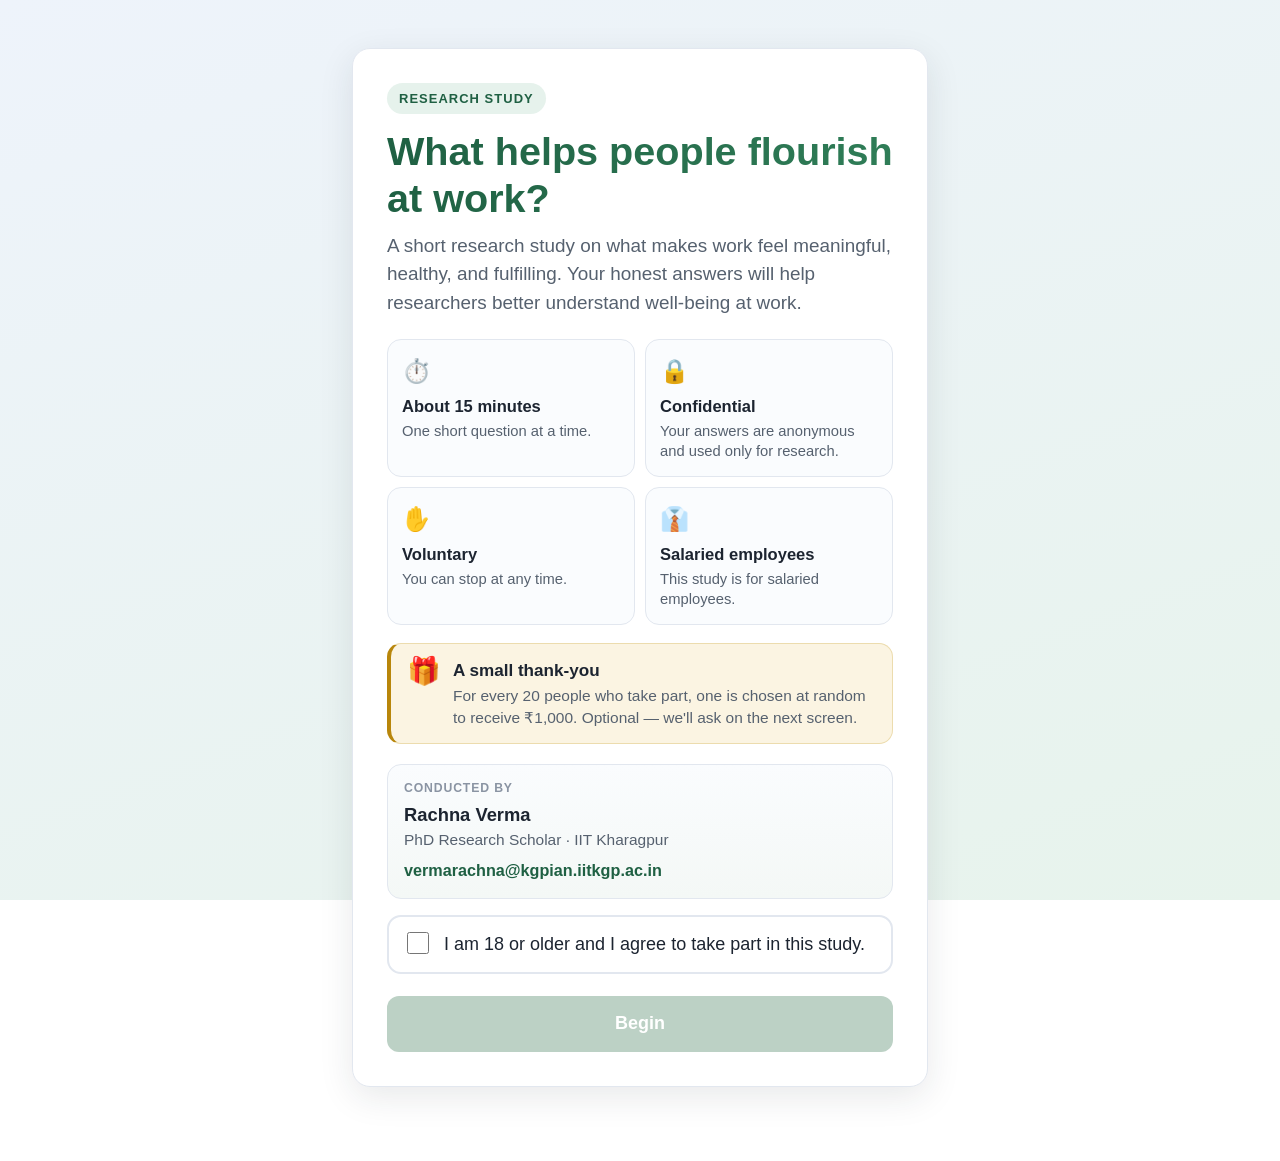
<file: index.html>
<!DOCTYPE html>
<html lang="en">
<head>
  <meta charset="UTF-8" />
  <!-- pinch-zoom intentionally allowed (accessibility / WCAG 1.4.4) -->
  <meta name="viewport" content="width=device-width, initial-scale=1.0" />
  <meta name="description" content="Workplace Flourishing research study" />
  <title>What helps people flourish at work?</title>
  <link rel="stylesheet" href="styles.css?v=6" />
</head>
<body>
  <header id="progressHeader" class="progress-header" hidden>
    <div class="progress-meta">
      <span id="progressCount">Question 1 of 86</span>
      <span id="progressMilestone" class="milestone"></span>
      <span id="progressPct">0%</span>
    </div>
    <div class="progress-track"><div id="progressFill" class="progress-fill"></div></div>
  </header>

  <main id="app" class="app" aria-live="polite"></main>

  <footer id="appFooter" class="app-footer">
    <div id="saveStatus" class="save-status" aria-live="polite"></div>
  </footer>

  <!-- Config MUST load before the engine. ?v=6 forces a fresh (uncached) copy. -->
  <script src="config.js?v=6"></script>
  <script src="app.js?v=6"></script>
</body>
</html>
</file>
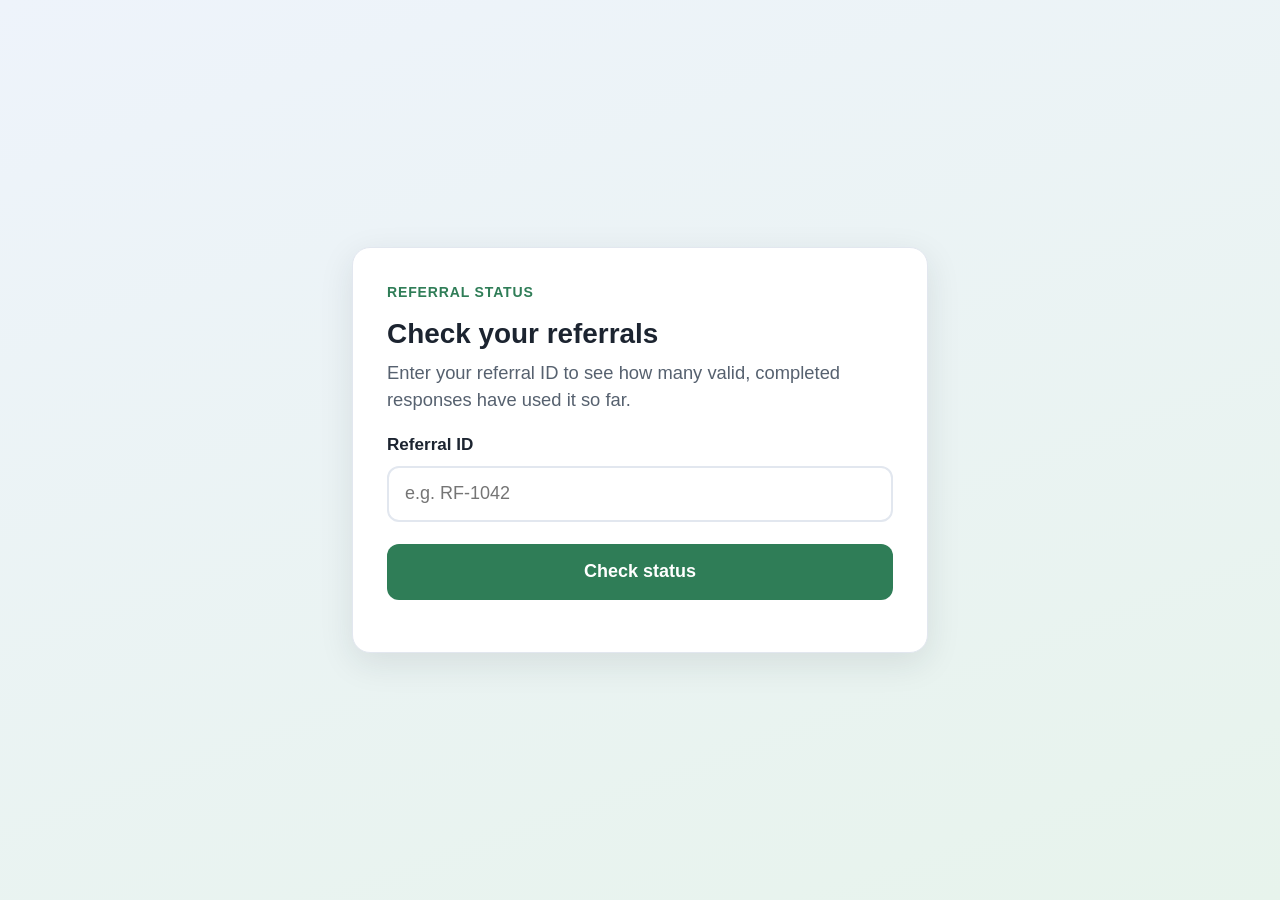
<file: referral-status.html>
<!DOCTYPE html>
<html lang="en">
<head>
  <meta charset="UTF-8" />
  <meta name="viewport" content="width=device-width, initial-scale=1.0" />
  <title>Check your referral count</title>
  <link rel="stylesheet" href="styles.css?v=6" />
</head>
<body>
  <main id="app" class="app">
    <div class="card">
      <p class="eyebrow">Referral status</p>
      <h1 class="q-text">Check your referrals</h1>
      <p class="lead">Enter your referral ID to see how many valid, completed responses have used it so far.</p>
      <div class="field">
        <label for="rid">Referral ID</label>
        <input type="text" id="rid" placeholder="e.g. RF-1042" autocomplete="off" />
      </div>
      <div class="nav"><button id="check" class="btn btn-primary">Check status</button></div>
      <div id="out" style="margin-top:18px"></div>
    </div>
  </main>
  <script src="config.js?v=6"></script>
  <script>
  (function () {
    var CFG = window.SURVEY_CONFIG || {};
    var out = document.getElementById("out");
    var btn = document.getElementById("check");
    function row(label, value, strong) {
      return '<div style="display:flex;justify-content:space-between;padding:8px 0;border-bottom:1px solid #e2e7ef">' +
        '<span style="color:#56616f">' + label + '</span><span style="font-weight:' + (strong ? 800 : 600) + '">' + value + '</span></div>';
    }
    async function check() {
      var id = (document.getElementById("rid").value || "").trim().toUpperCase();
      out.innerHTML = "";
      if (!/^RF-/.test(id)) { out.innerHTML = '<p class="error-text">Please enter a valid referral ID (it starts with RF-).</p>'; return; }
      if (!CFG.backend || !/^https?:\/\//.test(CFG.backend.appsScriptUrl || "")) { out.innerHTML = '<p class="error-text">Lookup is only available on the live (published) site.</p>'; return; }
      btn.disabled = true; btn.textContent = "Checking…";
      try {
        var res = await fetch(CFG.backend.appsScriptUrl, { method: "POST", headers: { "Content-Type": "text/plain;charset=utf-8" },
          body: JSON.stringify({ action: "lookup", sharedSecret: CFG.backend.sharedSecret, referralId: id }) });
        var d = await res.json();
        if (!d || d.found === false) { out.innerHTML = '<p class="error-text">No referrals found for that ID yet. Double-check the ID.</p>'; }
        else {
          var threshold = d.threshold || 10;
          var reward = (d.rewardEligible === "Yes") ? "🎉 Reward unlocked!" : ("Keep going — " + Math.max(0, threshold - (d.validReferrals || 0)) + " more valid to unlock " + (CFG.referral ? CFG.referral.rewardAmountText : "₹500"));
          out.innerHTML = '<div class="referral-box">' +
            row("Referral ID", d.referralId, true) +
            row("Valid referrals", (d.validReferrals || 0) + " / " + threshold, true) +
            row("Total referrals", (d.totalReferrals || 0)) +
            row("Invalid / pending", (d.invalidReferrals || 0)) +
            row("Reward status", reward) +
            row("Payment", d.paymentStatus || "Pending") + '</div>';
        }
      } catch (e) { out.innerHTML = '<p class="error-text">Could not reach the server. Please try again.</p>'; }
      btn.disabled = false; btn.textContent = "Check status";
    }
    btn.addEventListener("click", check);
    document.getElementById("rid").addEventListener("keydown", function (e) { if (e.key === "Enter") check(); });
  })();
  </script>
</body>
</html>
</file>
<file: styles.css>
/* ============================================================================
 *  Workplace Flourishing Survey — styles.css
 *  Mobile-first, accessible, one-question-per-screen UI.
 * ========================================================================== */
:root {
  --bg: #eef3fb;
  --bg2: #e7f3ec;
  --surface: #ffffff;
  --ink: #1c2430;
  --ink-soft: #56616f;
  --muted: #8a94a3;
  --brand: #2f7d57;          /* growth / flourishing green */
  --brand-dark: #1f6043;
  --brand-tint: #e6f2ec;
  --accent: #2f6df0;
  --gold: #b8860b;
  --gold-tint: #fbf4e2;
  --line: #e2e7ef;
  --warn: #c0492f;
  --radius: 18px;
  --shadow: 0 10px 34px rgba(28, 36, 48, 0.10);
  --maxw: 640px;
  --tap: 56px;
  font-size: 17px;
}

* { box-sizing: border-box; -webkit-tap-highlight-color: transparent; }
html, body { margin: 0; padding: 0; }
body {
  background: linear-gradient(160deg, var(--bg) 0%, var(--bg2) 100%);
  background-attachment: fixed;
  color: var(--ink);
  font-family: -apple-system, BlinkMacSystemFont, "Segoe UI", Roboto, "Helvetica Neue", Arial, sans-serif;
  line-height: 1.5;
  min-height: 100vh; min-height: 100dvh;
  display: flex; flex-direction: column;
  -webkit-font-smoothing: antialiased;
}

/* ---------- Progress header ---------- */
.progress-header {
  position: sticky; top: 0; z-index: 10;
  background: rgba(238,243,251,0.92);
  backdrop-filter: saturate(180%) blur(8px);
  padding: 14px clamp(16px, 5vw, 40px) 10px;
  border-bottom: 1px solid var(--line);
}
.progress-meta {
  display: flex; align-items: center; gap: 10px;
  max-width: var(--maxw); margin: 0 auto 8px;
  font-size: 0.82rem; color: var(--ink-soft); font-weight: 600;
}
.progress-meta #progressPct { margin-left: auto; }
.milestone { color: var(--brand-dark); font-weight: 700; }
.progress-track {
  max-width: var(--maxw); margin: 0 auto;
  height: 8px; background: var(--line); border-radius: 99px; overflow: hidden;
}
.progress-fill {
  height: 100%; width: 0%;
  background: linear-gradient(90deg, var(--brand), var(--brand-dark));
  border-radius: 99px; transition: width .45s cubic-bezier(.4,0,.2,1);
}

/* ---------- Layout ---------- */
.app {
  flex: 1; width: 100%; max-width: var(--maxw); margin: 0 auto;
  padding: clamp(20px, 5vw, 48px) clamp(16px, 5vw, 32px);
  display: flex; flex-direction: column; justify-content: center;
}
.app-footer { min-height: 26px; }
.save-status {
  max-width: var(--maxw); margin: 0 auto; padding: 0 20px 14px;
  font-size: 0.74rem; color: var(--muted); text-align: center;
}

/* ---------- Transitions ---------- */
.screen { animation: screenIn .42s cubic-bezier(.22,.61,.36,1) both; will-change: opacity, transform; }
@keyframes screenIn { from { opacity: 0; transform: translateY(14px) scale(.995); } to { opacity: 1; transform: none; } }
.screen.leaving { animation: screenOut .26s cubic-bezier(.4,0,1,1) both; }
@keyframes screenOut { from { opacity: 1; transform: none; } to { opacity: 0; transform: translateY(-10px) scale(.995); } }
/* the selected option gives a soft confirmation pulse before advancing */
.option.selected { animation: pickPulse .26s ease; }
@keyframes pickPulse { 0% { transform: scale(1); } 45% { transform: scale(1.015); } 100% { transform: scale(1); } }
@media (prefers-reduced-motion: reduce) {
  .screen, .screen.leaving, .option.selected { animation: none; }
  .progress-fill { transition: none; }
}

/* ---------- Cards / typography ---------- */
.card {
  background: var(--surface); border: 1px solid var(--line);
  border-radius: var(--radius); box-shadow: var(--shadow);
  padding: clamp(22px, 5vw, 34px);
}
.eyebrow { font-size: .78rem; font-weight: 700; color: var(--brand);
  text-transform: uppercase; letter-spacing: .06em; margin: 0 0 12px; }
.q-text { font-size: clamp(1.22rem, 4.4vw, 1.55rem); font-weight: 650;
  line-height: 1.34; margin: 0 0 4px; color: var(--ink); }
.lead { font-size: 1.02rem; color: var(--ink-soft); margin: 6px 0 18px; }
.center { text-align: center; }
.muted-note { font-size: .82rem; color: var(--muted); margin-top: 16px; }

/* Persistent scale instruction / stem (shown above every item) */
.scale-instruction {
  background: var(--brand-tint); color: var(--brand-dark);
  border-radius: 12px; padding: 11px 14px; font-size: .9rem; font-weight: 600;
  margin: 0 0 16px; line-height: 1.4;
}

/* ---------- Landing hero ---------- */
.hero-badge { display:inline-block; font-size:.72rem; font-weight:700; letter-spacing:.08em;
  text-transform:uppercase; color:var(--brand-dark); background:var(--brand-tint);
  padding:6px 12px; border-radius:99px; margin-bottom:14px; }
.hero-title { font-size: clamp(1.6rem, 6.4vw, 2.2rem); font-weight: 750; line-height:1.18;
  margin: 0 0 10px; color: var(--brand-dark);
  background: linear-gradient(90deg,var(--brand-dark),var(--brand)); -webkit-background-clip:text;
  background-clip:text; -webkit-text-fill-color:transparent; }
.hero-sub { font-size: 1.05rem; color: var(--ink-soft); margin: 0 0 22px; }

.info-grid { display:grid; grid-template-columns:1fr 1fr; gap:10px; margin: 6px 0 18px; }
.info-card { background:#fafcfe; border:1px solid var(--line); border-radius:14px; padding:14px; }
.info-card .ic { font-size:1.3rem; }
.info-card .it { font-weight:700; font-size:.92rem; margin:6px 0 2px; }
.info-card .id { font-size:.82rem; color:var(--ink-soft); line-height:1.35; }

.prize-banner { display:flex; gap:12px; align-items:flex-start;
  background: var(--gold-tint); border:1px solid #ecdcae; border-left:4px solid var(--gold);
  border-radius:14px; padding:14px 16px; margin: 4px 0 20px; }
.prize-banner .pe { font-size:1.5rem; line-height:1; }
.prize-banner .pt { font-weight:700; font-size:.95rem; margin-bottom:2px; }
.prize-banner .pd { font-size:.86rem; color:var(--ink-soft); line-height:1.4; }

.consent-check { display:flex; gap:12px; align-items:flex-start; cursor:pointer;
  border:2px solid var(--line); border-radius:14px; padding:14px; margin:4px 0 4px; }
.consent-check input { width:22px; height:22px; margin-top:1px; flex:0 0 auto; accent-color:var(--brand); }
.contact-line { font-size:.78rem; color:var(--muted); margin-top:14px; }

/* Researcher / institution credibility card */
.researcher-card { border:1px solid var(--line); border-radius:14px; padding:14px 16px; margin:8px 0 16px;
  background:linear-gradient(180deg,#fafcfe,#f4f8f6); }
.rc-label { font-size:.68rem; font-weight:700; letter-spacing:.07em; text-transform:uppercase; color:var(--muted); margin-bottom:4px; }
.rc-name { font-weight:700; font-size:1.02rem; color:var(--ink); }
.rc-sub { font-size:.86rem; color:var(--ink-soft); margin-bottom:5px; }
.rc-email { display:inline-block; font-size:.9rem; color:var(--brand-dark); font-weight:600; text-decoration:none; word-break:break-all; }
.rc-email:hover, .rc-email:focus-visible { text-decoration:underline; }

/* ---------- Options (radio group) ---------- */
.options { display:flex; flex-direction:column; gap:10px; margin: 18px 0 6px; }
.option {
  display:flex; align-items:center; gap:14px; min-height:var(--tap);
  padding:11px 18px; border:2px solid var(--line); border-radius:14px;
  background:var(--surface); color:var(--ink); font-size:1rem; font-weight:500;
  text-align:left; cursor:pointer; width:100%;
  transition:border-color .15s, background .15s, transform .07s;
}
.option:hover { border-color:#bcd6c8; }
.option:active { transform:scale(.99); }
.option .dot { flex:0 0 auto; width:22px; height:22px; border-radius:50%;
  border:2px solid var(--muted); display:grid; place-items:center; }
.option .num { flex:0 0 auto; font-size:.72rem; color:var(--muted); font-weight:700;
  min-width:16px; text-align:center; }
.option.selected { border-color:var(--brand); background:var(--brand-tint); }
.option.selected .dot { border-color:var(--brand); }
.option.selected .dot::after { content:""; width:11px; height:11px; border-radius:50%; background:var(--brand); }
.option.selected .num { color:var(--brand-dark); }
.option:focus-visible { outline:3px solid var(--accent); outline-offset:2px; }

/* ---------- Forms ---------- */
.field { margin:0 0 16px; }
.field label { display:block; font-weight:600; font-size:.95rem; margin-bottom:8px; }
.field input[type="text"], .field input[type="email"], .field input[type="tel"], .field select {
  width:100%; min-height:var(--tap); padding:0 16px; font-size:1rem; color:var(--ink);
  background:var(--surface); border:2px solid var(--line); border-radius:12px; appearance:none;
}
.field select {
  background-image:url("data:image/svg+xml,%3Csvg xmlns='http://www.w3.org/2000/svg' width='14' height='14' viewBox='0 0 24 24' fill='none' stroke='%2356616f' stroke-width='2'%3E%3Cpath d='M6 9l6 6 6-6'/%3E%3C/svg%3E");
  background-repeat:no-repeat; background-position:right 16px center; padding-right:44px;
}
.field input:focus, .field select:focus { outline:none; border-color:var(--brand); }
.required-star { color:var(--warn); }
.error-text { color:var(--warn); font-size:.85rem; margin-top:8px; }
.hp { position:absolute; left:-9999px; width:1px; height:1px; overflow:hidden; }

.choice-row { display:flex; gap:12px; margin-top:8px; }
.choice-row .option { justify-content:center; text-align:center; }

/* ---------- Buttons ---------- */
.nav { display:flex; gap:12px; margin-top:22px; align-items:center; }
.btn { min-height:var(--tap); padding:0 26px; border-radius:12px; font-size:1rem;
  font-weight:650; cursor:pointer; border:none; transition:background .15s, opacity .15s, transform .07s; }
.btn:active { transform:scale(.98); }
.btn-primary { background:var(--brand); color:#fff; flex:1; }
.btn-primary:hover { background:var(--brand-dark); }
.btn-primary:disabled { background:#bcd1c5; cursor:not-allowed; }
.btn-ghost { background:transparent; color:var(--ink-soft); border:2px solid var(--line); }
.btn-ghost:hover { border-color:#bcd6c8; }
.btn-back { background:transparent; color:var(--ink-soft); border:none; min-height:44px;
  padding:0 8px; font-size:.92rem; font-weight:600; cursor:pointer; }

.big-emoji { font-size:3rem; margin-bottom:8px; }

/* ---------- Referral tools ---------- */
.referral-box { margin-top:20px; text-align:left; border:1px solid var(--line); border-radius:16px; padding:16px; background:#fafcfe; }
.ref-reward { background:var(--gold-tint); border:1px solid #ecdcae; border-radius:10px; padding:10px 12px; font-size:.86rem; color:var(--ink-soft); margin-bottom:14px; line-height:1.4; }
.ref-id-label { font-size:.68rem; font-weight:700; letter-spacing:.07em; text-transform:uppercase; color:var(--muted); }
.ref-id { font-size:1.5rem; font-weight:800; letter-spacing:.06em; color:var(--brand-dark); margin:2px 0 14px; }
.ref-actions { display:flex; flex-wrap:wrap; gap:10px; }
.ref-btn { flex:1 1 calc(50% - 10px); min-width:150px; text-align:center; text-decoration:none;
  display:inline-flex; align-items:center; justify-content:center; padding:0 14px; }
.ref-preview { margin-top:14px; font-size:.82rem; color:var(--ink-soft); }
.ref-preview summary { cursor:pointer; font-weight:600; }
.ref-preview pre { white-space:pre-wrap; word-break:break-word; background:#f1f4f8; border-radius:10px;
  padding:12px; font-family:inherit; font-size:.8rem; margin-top:8px; }

@media (min-width:720px){ :root{ font-size:18px; } }
@media (max-width:360px){ .info-grid{ grid-template-columns:1fr; } }
</file>
